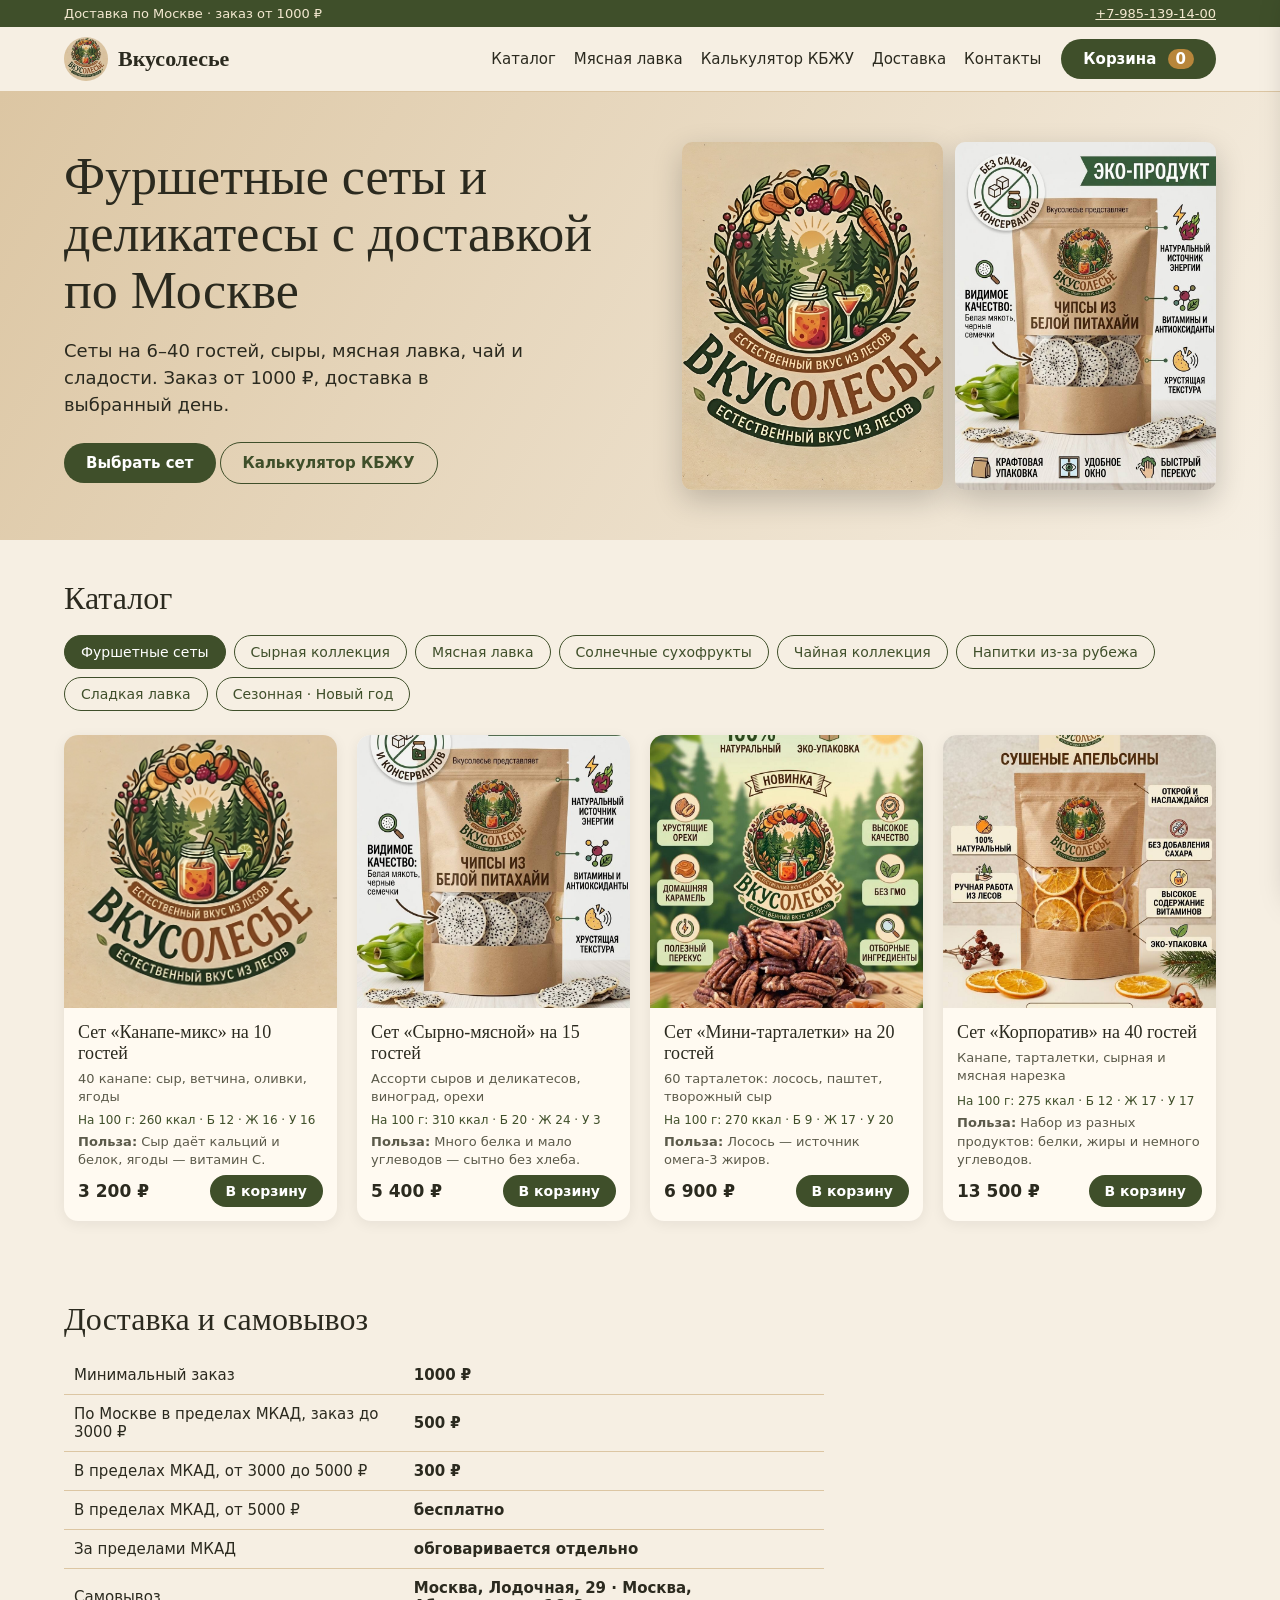
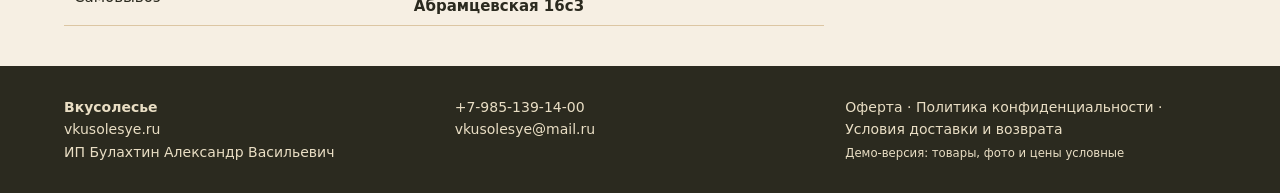
<file: index.html>
<!doctype html>
<html lang="ru">
<head>
<meta charset="utf-8">
<meta name="viewport" content="width=device-width,initial-scale=1">
<title>Вкусолесье — фуршетные сеты, сыры, деликатесы в Москве</title>
<meta name="description" content="Фуршетные сеты, сырная и мясная лавка, сухофрукты, чай, сладости и новогодняя коллекция. Доставка по Москве.">
<link rel="stylesheet" href="style.css?v=3">
</head>
<body>
<div class="topbar"><span>Доставка по Москве · заказ от 1000 ₽</span><a href="tel:+79851391400">+7-985-139-14-00</a></div>
<header class="head">
  <a class="brand" href="#"><img src="img/logo.jpg" alt="Вкусолесье"><b>Вкусолесье</b></a>
  <nav class="nav"><a href="#catalog">Каталог</a><a href="meat.html">Мясная лавка</a><a href="calc.html">Калькулятор КБЖУ</a><a href="#delivery">Доставка</a><a href="#contacts">Контакты</a></nav>
  <button class="cartbtn" id="openCart">Корзина <i id="cnt">0</i></button>
</header>
<section class="hero">
  <div><h1>Фуршетные сеты и деликатесы с доставкой по Москве</h1>
  <p>Сеты на 6–40 гостей, сыры, мясная лавка, чай и сладости. Заказ от 1000 ₽, доставка в выбранный день.</p>
  <a class="btn" href="#catalog">Выбрать сет</a> <a class="btn ghost" href="calc.html">Калькулятор КБЖУ</a></div>
  <div class="heroimgs"><img src="img/ref1.jpg" alt=""><img src="img/ref2.jpg" alt=""></div>
</section>
<main id="catalog">
  <h2>Каталог</h2>
  <div class="tabs" id="tabs"></div>
  <div class="grid" id="grid"></div>
</main>
<section id="delivery" class="info">
  <h2>Доставка и самовывоз</h2>
  <table>
   <tr><td>Минимальный заказ</td><td>1000 ₽</td></tr>
   <tr><td>По Москве в пределах МКАД, заказ до 3000 ₽</td><td>500 ₽</td></tr>
   <tr><td>В пределах МКАД, от 3000 до 5000 ₽</td><td>300 ₽</td></tr>
   <tr><td>В пределах МКАД, от 5000 ₽</td><td>бесплатно</td></tr>
   <tr><td>За пределами МКАД</td><td>обговаривается отдельно</td></tr>
   <tr><td>Самовывоз</td><td>Москва, Лодочная, 29 · Москва, Абрамцевская 16с3</td></tr>
  </table>
</section>
<footer id="contacts">
  <div><b>Вкусолесье</b><br>vkusolesye.ru<br>ИП Булахтин Александр Васильевич</div>
  <div>+7-985-139-14-00<br>vkusolesye@mail.ru</div>
  <div>Оферта · Политика конфиденциальности · Условия доставки и возврата<br><small>Демо-версия: товары, фото и цены условные</small></div>
</footer>

<aside class="drawer" id="drawer">
  <div class="dh"><h3>Корзина</h3><button id="closeCart">×</button></div>
  <div id="lines"></div>
  <div id="sum"></div>
  <button class="btn full" id="toCheckout">Оформить заказ</button>
</aside>
<div class="modal" id="modal"><form id="form" class="mbox">
  <h3>Оформление заказа</h3>
  <label>Имя<input name="name" required></label>
  <label>Телефон<input name="phone" required placeholder="+7"></label>
  <label>Способ получения<select name="mode" id="mode">
    <option value="msk">Доставка по Москве (в пределах МКАД)</option>
    <option value="out">Доставка за МКАД (стоимость обговаривается)</option>
    <option value="p1">Самовывоз: Москва, Лодочная, 29</option>
    <option value="p2">Самовывоз: Москва, Абрамцевская 16с3</option></select></label>
  <label id="addrw">Адрес доставки<input name="addr"></label>
  <label>Комментарий<textarea name="comment" rows="2"></textarea></label>
  <fieldset><legend>Оплата</legend>
    <label class="r"><input type="radio" name="pay" value="card" checked> Картой онлайн</label>
    <label class="r"><input type="radio" name="pay" value="sbp"> СБП</label>
    <label class="r"><input type="radio" name="pay" value="cash"> Наличными при получении</label>
    <div id="cardbox"><input placeholder="Номер карты" inputmode="numeric"><div class="two"><input placeholder="ММ/ГГ"><input placeholder="CVC"></div></div>
  </fieldset>
  <div id="msum"></div>
  <p id="err" class="err"></p>
  <div class="two"><button type="button" class="btn ghost" id="mclose">Назад</button><button class="btn">Подтвердить заказ</button></div>
  <small>Демо: оплата и отправка заявки на vkusolesye@mail.ru — заглушки.</small>
</form></div>
<div class="toast" id="toast"></div>
<script src="data.js?v=3"></script>
<script src="app.js?v=3"></script>
</body>
</html>
</file>
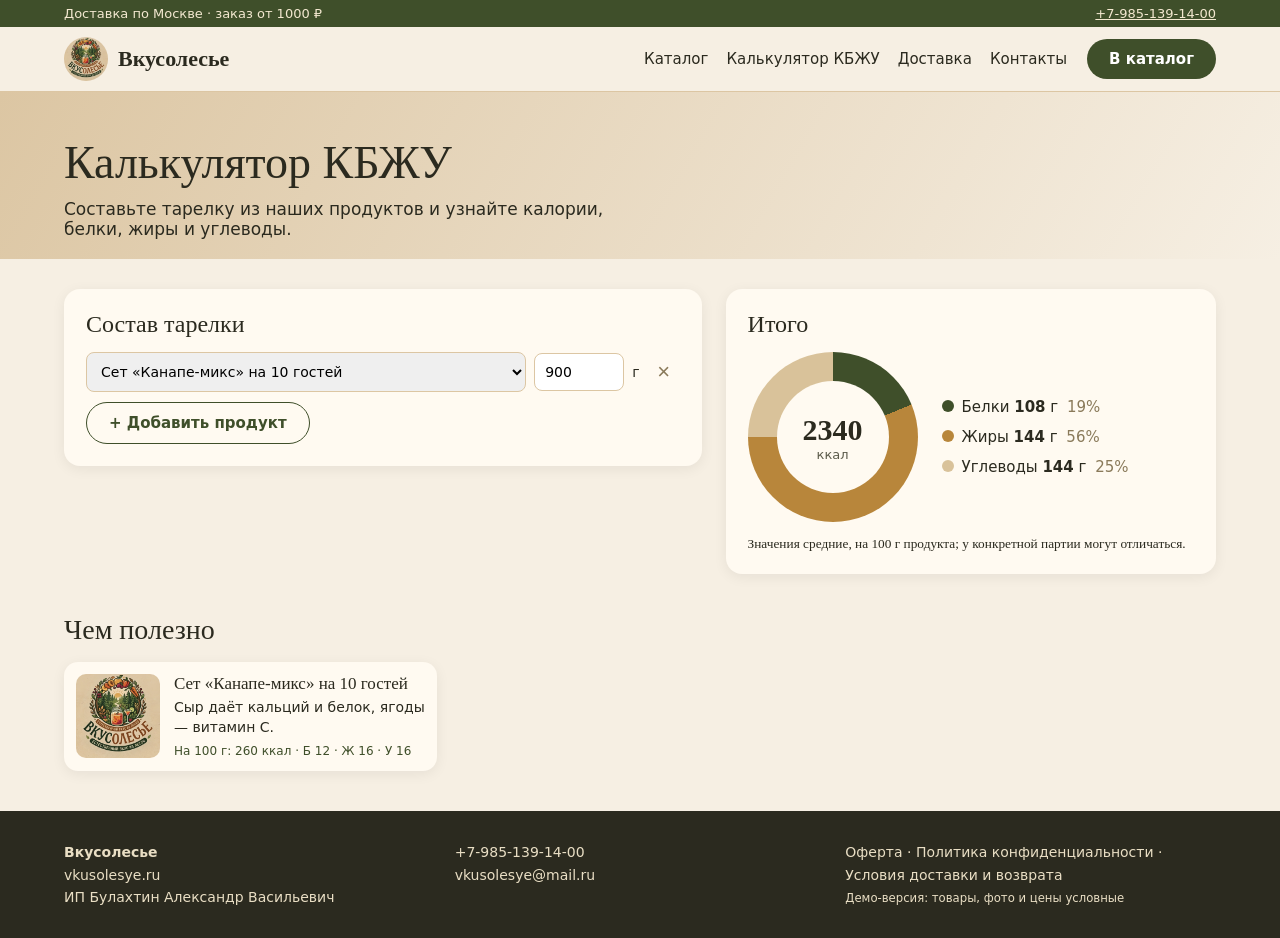
<file: calc.html>
<!doctype html>
<html lang="ru">
<head>
<meta charset="utf-8">
<meta name="viewport" content="width=device-width,initial-scale=1">
<title>Калькулятор КБЖУ — Вкусолесье</title>
<link rel="stylesheet" href="style.css?v=3">
</head>
<body class="calcpage">
<div class="topbar"><span>Доставка по Москве · заказ от 1000 ₽</span><a href="tel:+79851391400">+7-985-139-14-00</a></div>
<header class="head">
  <a class="brand" href="index.html"><img src="img/logo.jpg" alt="Вкусолесье"><b>Вкусолесье</b></a>
  <nav class="nav"><a href="index.html#catalog">Каталог</a><a href="calc.html">Калькулятор КБЖУ</a><a href="index.html#delivery">Доставка</a><a href="#contacts">Контакты</a></nav>
  <a class="cartbtn" href="index.html">В каталог</a>
</header>

<section class="chero"><h1>Калькулятор КБЖУ</h1><p>Составьте тарелку из наших продуктов и узнайте калории, белки, жиры и углеводы.</p></section>
<div class="cwrap">
  <div class="cpanel">
    <h2>Состав тарелки</h2>
    <div id="rows"></div>
    <button class="btn ghost" id="addRow" type="button">+ Добавить продукт</button>
  </div>
  <div class="cpanel result">
    <h2>Итого</h2>
    <div class="donutwrap"><div class="donut" id="donut"><div><b id="tk">0</b><span>ккал</span></div></div>
      <ul class="legend">
        <li><i style="background:#3f4f2a"></i>Белки <b id="tb">0</b> г <em id="pb"></em></li>
        <li><i style="background:#b8863b"></i>Жиры <b id="tf">0</b> г <em id="pf"></em></li>
        <li><i style="background:#d9c29a"></i>Углеводы <b id="tc">0</b> г <em id="pc"></em></li>
      </ul></div>
    <small>Значения средние, на 100 г продукта; у конкретной партии могут отличаться.</small>
  </div>
</div>
<section class="benefits"><h2>Чем полезно</h2><div class="bgrid" id="benefits"></div></section>
<footer id="contacts">
  <div><b>Вкусолесье</b><br>vkusolesye.ru<br>ИП Булахтин Александр Васильевич</div>
  <div>+7-985-139-14-00<br>vkusolesye@mail.ru</div>
  <div>Оферта · Политика конфиденциальности · Условия доставки и возврата<br><small>Демо-версия: товары, фото и цены условные</small></div>
</footer>
<script src="data.js?v=3"></script>
<script src="calc.js?v=3"></script>
</body>
</html>
</file>
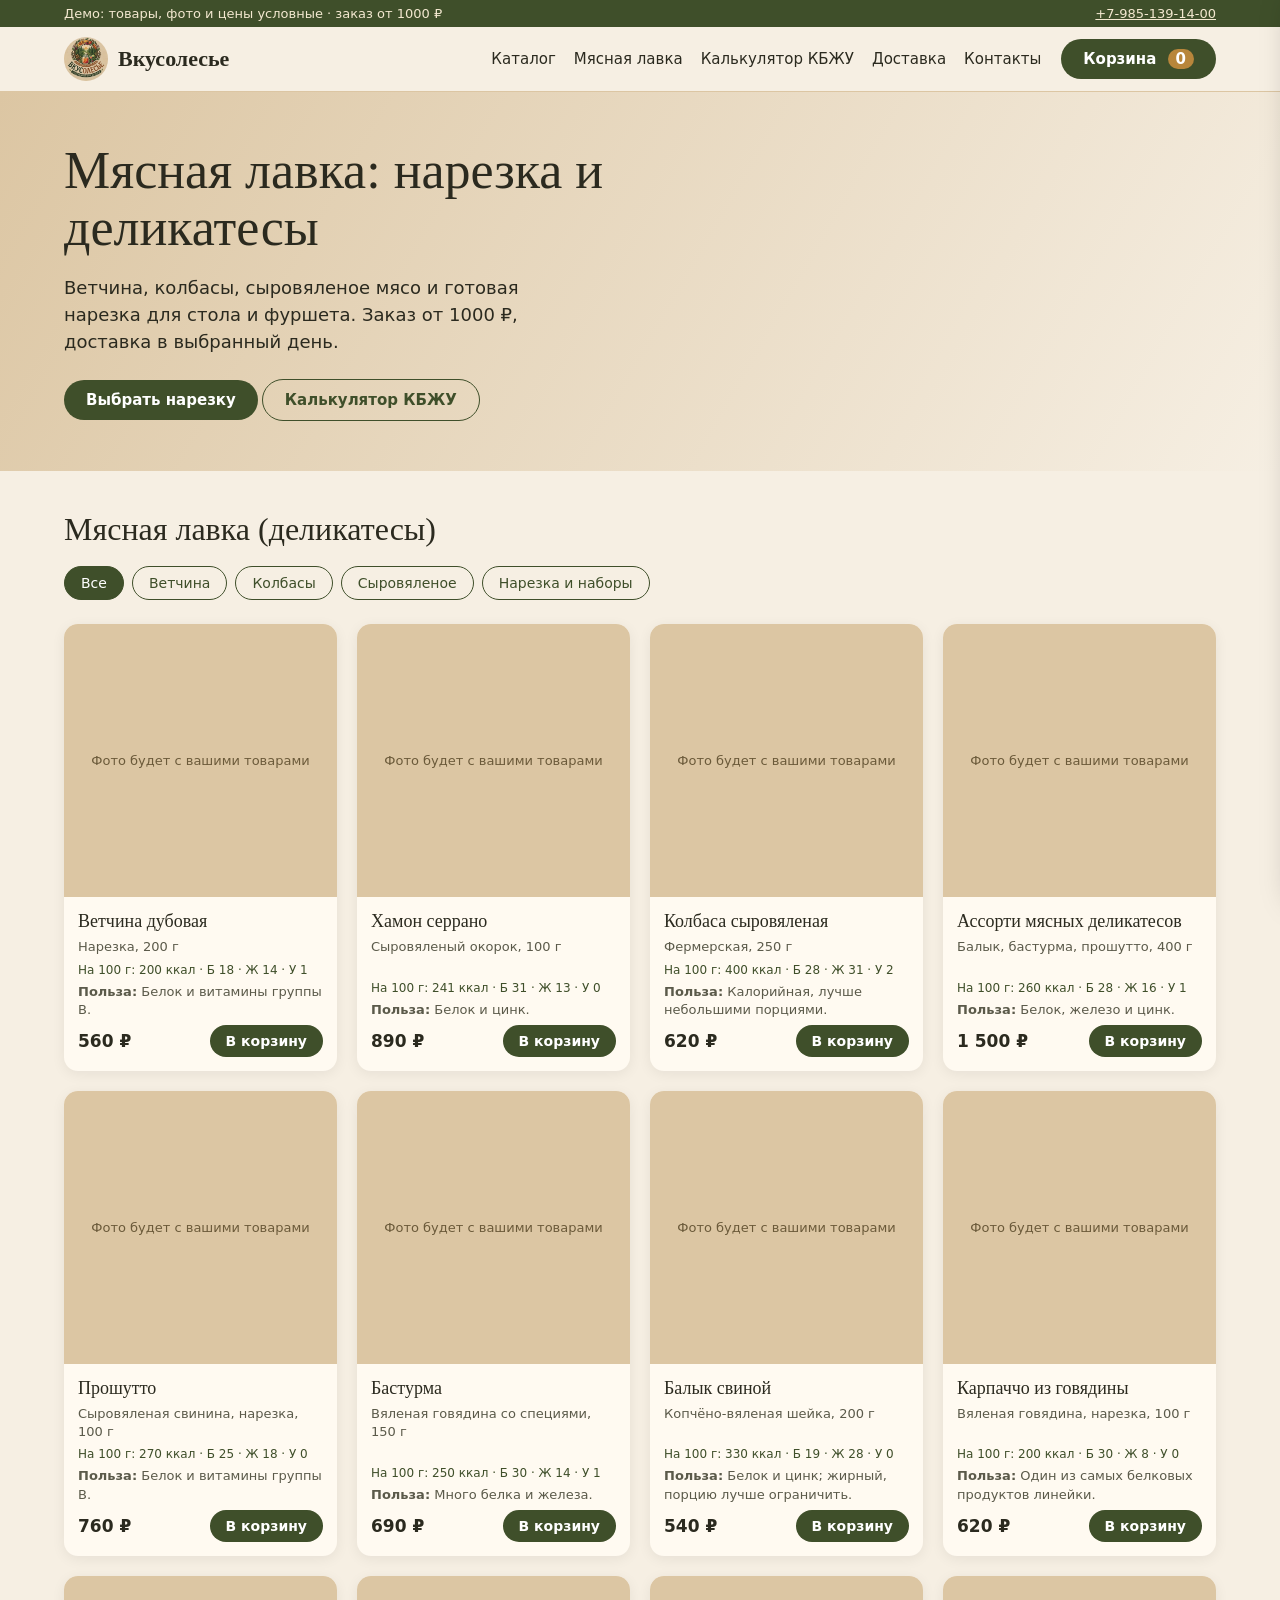
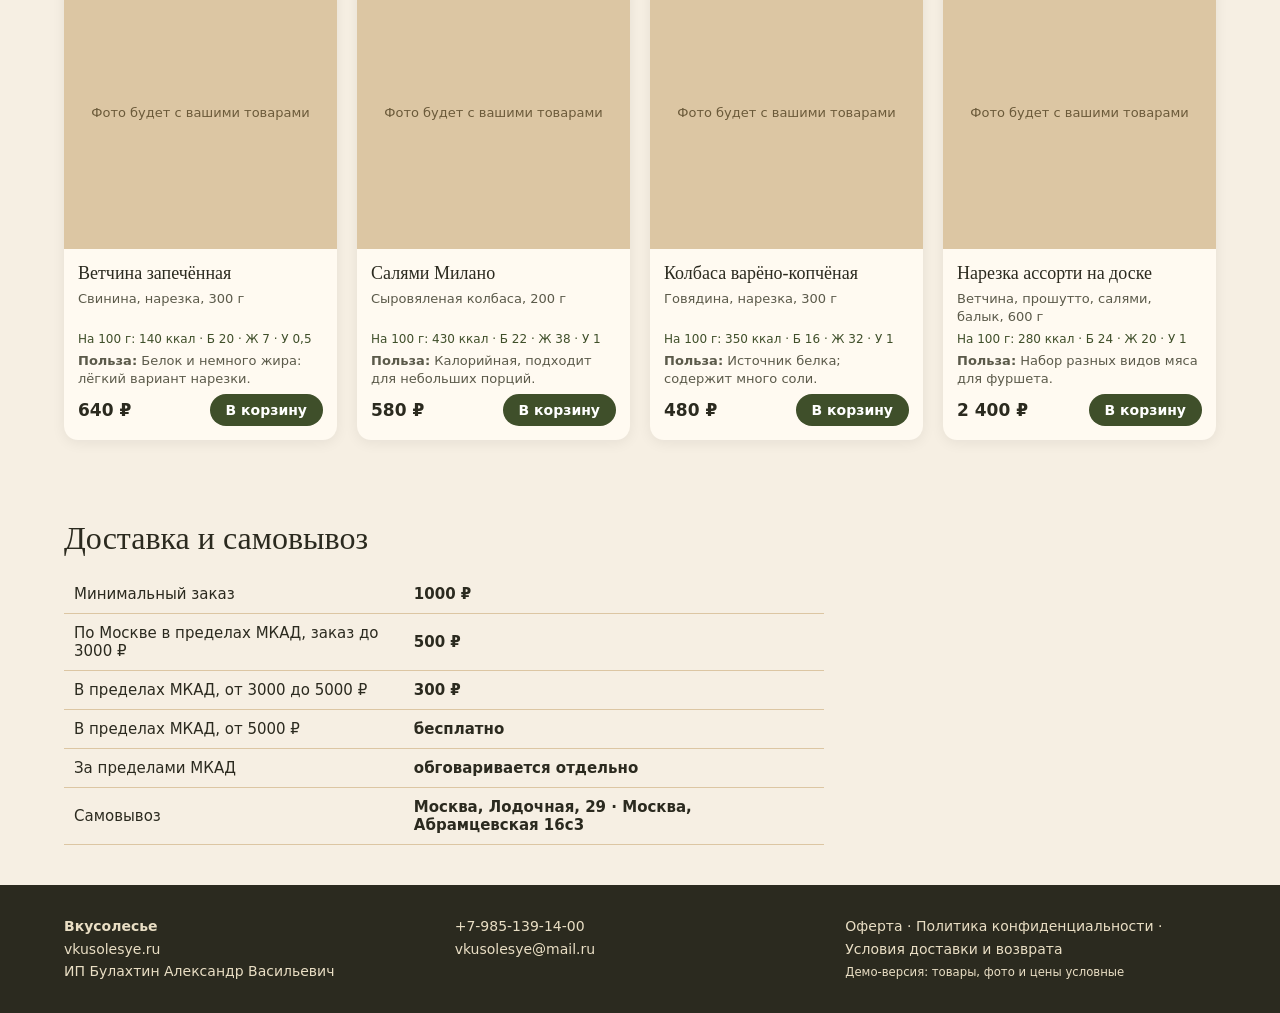
<file: meat.html>
<!doctype html>
<html lang="ru">
<head>
<meta charset="utf-8">
<meta name="viewport" content="width=device-width,initial-scale=1">
<title>Мясная лавка — Вкусолесье</title>
<meta name="description" content="Фуршетные сеты, сырная и мясная лавка, сухофрукты, чай, сладости и новогодняя коллекция. Доставка по Москве.">
<link rel="stylesheet" href="style.css?v=3">
</head>
<body>
<div class="topbar"><span>Демо: товары, фото и цены условные · заказ от 1000 ₽</span><a href="tel:+79851391400">+7-985-139-14-00</a></div>
<header class="head">
  <a class="brand" href="#"><img src="img/logo.jpg" alt="Вкусолесье"><b>Вкусолесье</b></a>
  <nav class="nav"><a href="#catalog">Каталог</a><a href="meat.html">Мясная лавка</a><a href="calc.html">Калькулятор КБЖУ</a><a href="#delivery">Доставка</a><a href="#contacts">Контакты</a></nav>
  <button class="cartbtn" id="openCart">Корзина <i id="cnt">0</i></button>
</header>
<section class="hero">
  <div><h1>Мясная лавка: нарезка и деликатесы</h1>
  <p>Ветчина, колбасы, сыровяленое мясо и готовая нарезка для стола и фуршета. Заказ от 1000 ₽, доставка в выбранный день.</p>
  <a class="btn" href="#catalog">Выбрать нарезку</a> <a class="btn ghost" href="calc.html">Калькулятор КБЖУ</a></div>
  
</section>
<main id="catalog">
  <h2>Мясная лавка (деликатесы)</h2>
  <div class="tabs" id="tabs"></div>
  <div class="grid" id="grid"></div>
</main>
<section id="delivery" class="info">
  <h2>Доставка и самовывоз</h2>
  <table>
   <tr><td>Минимальный заказ</td><td>1000 ₽</td></tr>
   <tr><td>По Москве в пределах МКАД, заказ до 3000 ₽</td><td>500 ₽</td></tr>
   <tr><td>В пределах МКАД, от 3000 до 5000 ₽</td><td>300 ₽</td></tr>
   <tr><td>В пределах МКАД, от 5000 ₽</td><td>бесплатно</td></tr>
   <tr><td>За пределами МКАД</td><td>обговаривается отдельно</td></tr>
   <tr><td>Самовывоз</td><td>Москва, Лодочная, 29 · Москва, Абрамцевская 16с3</td></tr>
  </table>
</section>
<footer id="contacts">
  <div><b>Вкусолесье</b><br>vkusolesye.ru<br>ИП Булахтин Александр Васильевич</div>
  <div>+7-985-139-14-00<br>vkusolesye@mail.ru</div>
  <div>Оферта · Политика конфиденциальности · Условия доставки и возврата<br><small>Демо-версия: товары, фото и цены условные</small></div>
</footer>

<aside class="drawer" id="drawer">
  <div class="dh"><h3>Корзина</h3><button id="closeCart">×</button></div>
  <div id="lines"></div>
  <div id="sum"></div>
  <button class="btn full" id="toCheckout">Оформить заказ</button>
</aside>
<div class="modal" id="modal"><form id="form" class="mbox">
  <h3>Оформление заказа</h3>
  <label>Имя<input name="name" required></label>
  <label>Телефон<input name="phone" required placeholder="+7"></label>
  <label>Способ получения<select name="mode" id="mode">
    <option value="msk">Доставка по Москве (в пределах МКАД)</option>
    <option value="out">Доставка за МКАД (стоимость обговаривается)</option>
    <option value="p1">Самовывоз: Москва, Лодочная, 29</option>
    <option value="p2">Самовывоз: Москва, Абрамцевская 16с3</option></select></label>
  <label id="addrw">Адрес доставки<input name="addr"></label>
  <label>Комментарий<textarea name="comment" rows="2"></textarea></label>
  <fieldset><legend>Оплата</legend>
    <label class="r"><input type="radio" name="pay" value="card" checked> Картой онлайн</label>
    <label class="r"><input type="radio" name="pay" value="sbp"> СБП</label>
    <label class="r"><input type="radio" name="pay" value="cash"> Наличными при получении</label>
    <div id="cardbox"><input placeholder="Номер карты" inputmode="numeric"><div class="two"><input placeholder="ММ/ГГ"><input placeholder="CVC"></div></div>
  </fieldset>
  <div id="msum"></div>
  <p id="err" class="err"></p>
  <div class="two"><button type="button" class="btn ghost" id="mclose">Назад</button><button class="btn">Подтвердить заказ</button></div>
  <small>Демо: оплата и отправка заявки на vkusolesye@mail.ru — заглушки.</small>
</form></div>
<div class="toast" id="toast"></div>
<script>window.ONLY='meat'</script><script src="data.js?v=3"></script>
<script src="app.js?v=3"></script>
</body>
</html>
</file>
<file: style.css>
:root{--bg:#f6efe3;--sand:#dcc6a3;--green:#3f4f2a;--dark:#2b2a1f;--gold:#b8863b;--w:#fffaf1}
*{box-sizing:border-box}body{margin:0;font-family:Georgia,"Times New Roman",serif;background:var(--bg);color:var(--dark)}
a{color:inherit}h1,h2,h3{font-weight:normal;margin:0}
.topbar{background:var(--green);color:#f3e8d0;display:flex;justify-content:space-between;padding:6px 5vw;font:13px system-ui}
.head{position:sticky;top:0;z-index:5;background:var(--bg);display:flex;align-items:center;gap:20px;padding:10px 5vw;border-bottom:1px solid var(--sand)}
.brand{display:flex;align-items:center;gap:10px;text-decoration:none;font-size:22px}.brand img{width:44px;height:44px;border-radius:50%;object-fit:cover}
.nav{margin-left:auto;display:flex;gap:18px;font:15px system-ui}.nav a{text-decoration:none}
.cartbtn,.btn{font:600 15px system-ui;background:var(--green);color:#fff;border:0;border-radius:24px;padding:11px 22px;cursor:pointer;text-decoration:none;display:inline-block;text-align:center}
.cartbtn i{font-style:normal;background:var(--gold);border-radius:12px;padding:1px 8px;margin-left:6px}
.btn.ghost{background:transparent;color:var(--green);border:1px solid var(--green)}.btn.full{width:100%}
.hero{display:grid;grid-template-columns:1.1fr 1fr;gap:30px;align-items:center;padding:50px 5vw;background:linear-gradient(120deg,var(--sand),var(--bg))}
.hero h1{font-size:clamp(30px,4.5vw,52px);line-height:1.1}.hero p{font:18px/1.5 system-ui;max-width:460px;margin:18px 0 24px}
.heroimgs{display:grid;grid-template-columns:1fr 1fr;gap:12px}.heroimgs img{width:100%;aspect-ratio:3/4;object-fit:cover;border-radius:10px;box-shadow:0 10px 30px #0003}

main,.info{padding:40px 5vw}h2{font-size:32px;margin-bottom:18px}
.tabs{display:flex;gap:8px;flex-wrap:wrap;margin-bottom:24px}
.tabs button{font:14px system-ui;border:1px solid var(--green);background:none;color:var(--green);border-radius:20px;padding:8px 16px;cursor:pointer}
.tabs button.on{background:var(--green);color:#fff}
.grid{display:grid;grid-template-columns:repeat(auto-fill,minmax(230px,1fr));gap:20px}
.card{background:var(--w);border-radius:14px;overflow:hidden;box-shadow:0 3px 14px #0001;display:flex;flex-direction:column}
.card img{width:100%;aspect-ratio:1;object-fit:cover}.card .b{padding:14px;display:flex;flex-direction:column;gap:6px;flex:1}
.card h3{font-size:18px}.card p{font:13px/1.4 system-ui;color:#5b5a4a;margin:0;flex:1}
.card .row{display:flex;justify-content:space-between;align-items:center;font:600 17px system-ui}
.card .btn{padding:8px 16px;font-size:14px}.tag{font:12px system-ui;color:var(--gold)}
.info table{border-collapse:collapse;width:100%;max-width:760px;font:15px system-ui}.info td{padding:10px;border-bottom:1px solid var(--sand)}.info td:last-child{font-weight:600}
footer{background:var(--dark);color:#e9dec4;display:grid;grid-template-columns:repeat(auto-fit,minmax(220px,1fr));gap:20px;padding:30px 5vw;font:14px/1.6 system-ui}
.drawer{position:fixed;top:0;right:0;height:100%;width:min(420px,100%);background:var(--w);box-shadow:-8px 0 30px #0004;transform:translateX(105%);transition:.3s;z-index:20;padding:18px;display:flex;flex-direction:column;font-family:system-ui}
.drawer.open{transform:none}.dh{display:flex;justify-content:space-between}.dh button{font-size:28px;background:none;border:0;cursor:pointer}
#lines{flex:1;overflow:auto}.line{border-bottom:1px solid var(--sand);padding:10px 0;font-size:14px}
.line .t{display:flex;justify-content:space-between;gap:8px}.line .q button{width:26px;height:26px;border-radius:50%;border:1px solid var(--green);background:none;cursor:pointer}
.line label{display:block;margin-top:6px;font-size:12px;color:#5b5a4a}.line input{margin-left:6px}
#sum,#msum{padding:10px 0;font-size:14px;line-height:1.7}#sum b,#msum b{font-size:17px}
.modal{position:fixed;inset:0;background:#0007;display:none;align-items:center;justify-content:center;z-index:30;padding:10px}.modal.open{display:flex}
.mbox{background:var(--w);border-radius:14px;padding:22px;width:min(480px,100%);max-height:94vh;overflow:auto;font:14px system-ui;display:flex;flex-direction:column;gap:10px}
.mbox h3{font:24px Georgia,serif}.mbox label{display:flex;flex-direction:column;gap:4px}.mbox label.r{flex-direction:row;gap:8px}
.mbox input:not([type=radio]),.mbox select,.mbox textarea{padding:9px;border:1px solid var(--sand);border-radius:8px;font:inherit}
.two{display:grid;grid-template-columns:1fr 1fr;gap:8px}#cardbox{display:flex;flex-direction:column;gap:8px;margin-top:8px}
fieldset{border:1px solid var(--sand);border-radius:8px}.err{color:#b3261e;margin:0;min-height:1em}
.toast{position:fixed;left:50%;bottom:24px;transform:translate(-50%,80px);background:var(--dark);color:#fff;padding:12px 22px;border-radius:24px;font:14px system-ui;transition:.3s;z-index:40;opacity:0}.toast.show{transform:translate(-50%,0);opacity:1}
@media(max-width:700px){.hero{grid-template-columns:1fr}.nav{display:none}.cartbtn{margin-left:auto}.topbar span{display:none}}
.kb{font:12px system-ui;color:var(--green)}.good{font:13px/1.4 system-ui;color:#5b5a4a}
.calc{display:grid;grid-template-columns:2fr 1fr;gap:12px;max-width:760px;font:14px system-ui}.calc label{display:flex;flex-direction:column;gap:4px}.calc select,.calc input{padding:9px;border:1px solid var(--sand);border-radius:8px;font:inherit}.cres,.calc .good{grid-column:1/-1}.cres{display:flex;flex-wrap:wrap;gap:8px 20px;background:var(--w);padding:14px;border-radius:10px;align-items:baseline}.cres b{font-size:22px}
@media(max-width:700px){.calc{grid-template-columns:1fr}}
.chero{padding:44px 5vw 20px;background:linear-gradient(120deg,var(--sand),var(--bg))}.chero h1{font-size:clamp(30px,4vw,46px)}.chero p{font:17px system-ui;margin:10px 0 0;max-width:560px}
.cwrap{display:grid;grid-template-columns:1.3fr 1fr;gap:24px;padding:30px 5vw;align-items:start}
.cpanel{background:var(--w);border-radius:16px;padding:22px;box-shadow:0 3px 14px #0001}.cpanel h2{font-size:24px;margin-bottom:14px}
.crow{display:grid;grid-template-columns:1fr 90px auto 32px;gap:8px;align-items:center;margin-bottom:10px;font:14px system-ui}
.crow select,.crow input{padding:10px;border:1px solid var(--sand);border-radius:8px;font:inherit;min-width:0}.crow button{border:0;background:none;font-size:22px;cursor:pointer;color:#8a7a5a}
.donutwrap{display:flex;gap:24px;align-items:center;flex-wrap:wrap;margin-bottom:12px}
.donut{width:170px;height:170px;border-radius:50%;display:grid;place-items:center;background:#e7dcc6}.donut>div{width:112px;height:112px;border-radius:50%;background:var(--w);display:flex;flex-direction:column;align-items:center;justify-content:center}.donut b{font-size:30px}.donut span{font:13px system-ui;color:#5b5a4a}
.legend{list-style:none;margin:0;padding:0;font:15px/2 system-ui}.legend i{display:inline-block;width:12px;height:12px;border-radius:50%;margin-right:8px}.legend em{font-style:normal;color:#8a7a5a;margin-left:4px}
.benefits{padding:10px 5vw 40px}.benefits h2{font-size:28px;margin-bottom:16px}
.bgrid{display:grid;grid-template-columns:repeat(auto-fill,minmax(300px,1fr));gap:16px}
.bcard{display:flex;gap:14px;background:var(--w);border-radius:14px;padding:12px;box-shadow:0 3px 14px #0001}.bcard img{width:84px;height:84px;object-fit:cover;border-radius:10px;flex:none}.bcard h3{font-size:17px}.bcard p{font:14px/1.4 system-ui;margin:4px 0}.bcard small{font:12px system-ui;color:var(--green)}
@media(max-width:800px){.cwrap{grid-template-columns:1fr}.crow{grid-template-columns:1fr 80px auto 28px}}
.nf{aspect-ratio:1;display:grid;place-items:center;text-align:center;padding:12px;background:var(--sand);color:#6b5a3a;font:13px system-ui}
.hero:has(.heroimgs)~x{}
</file>
